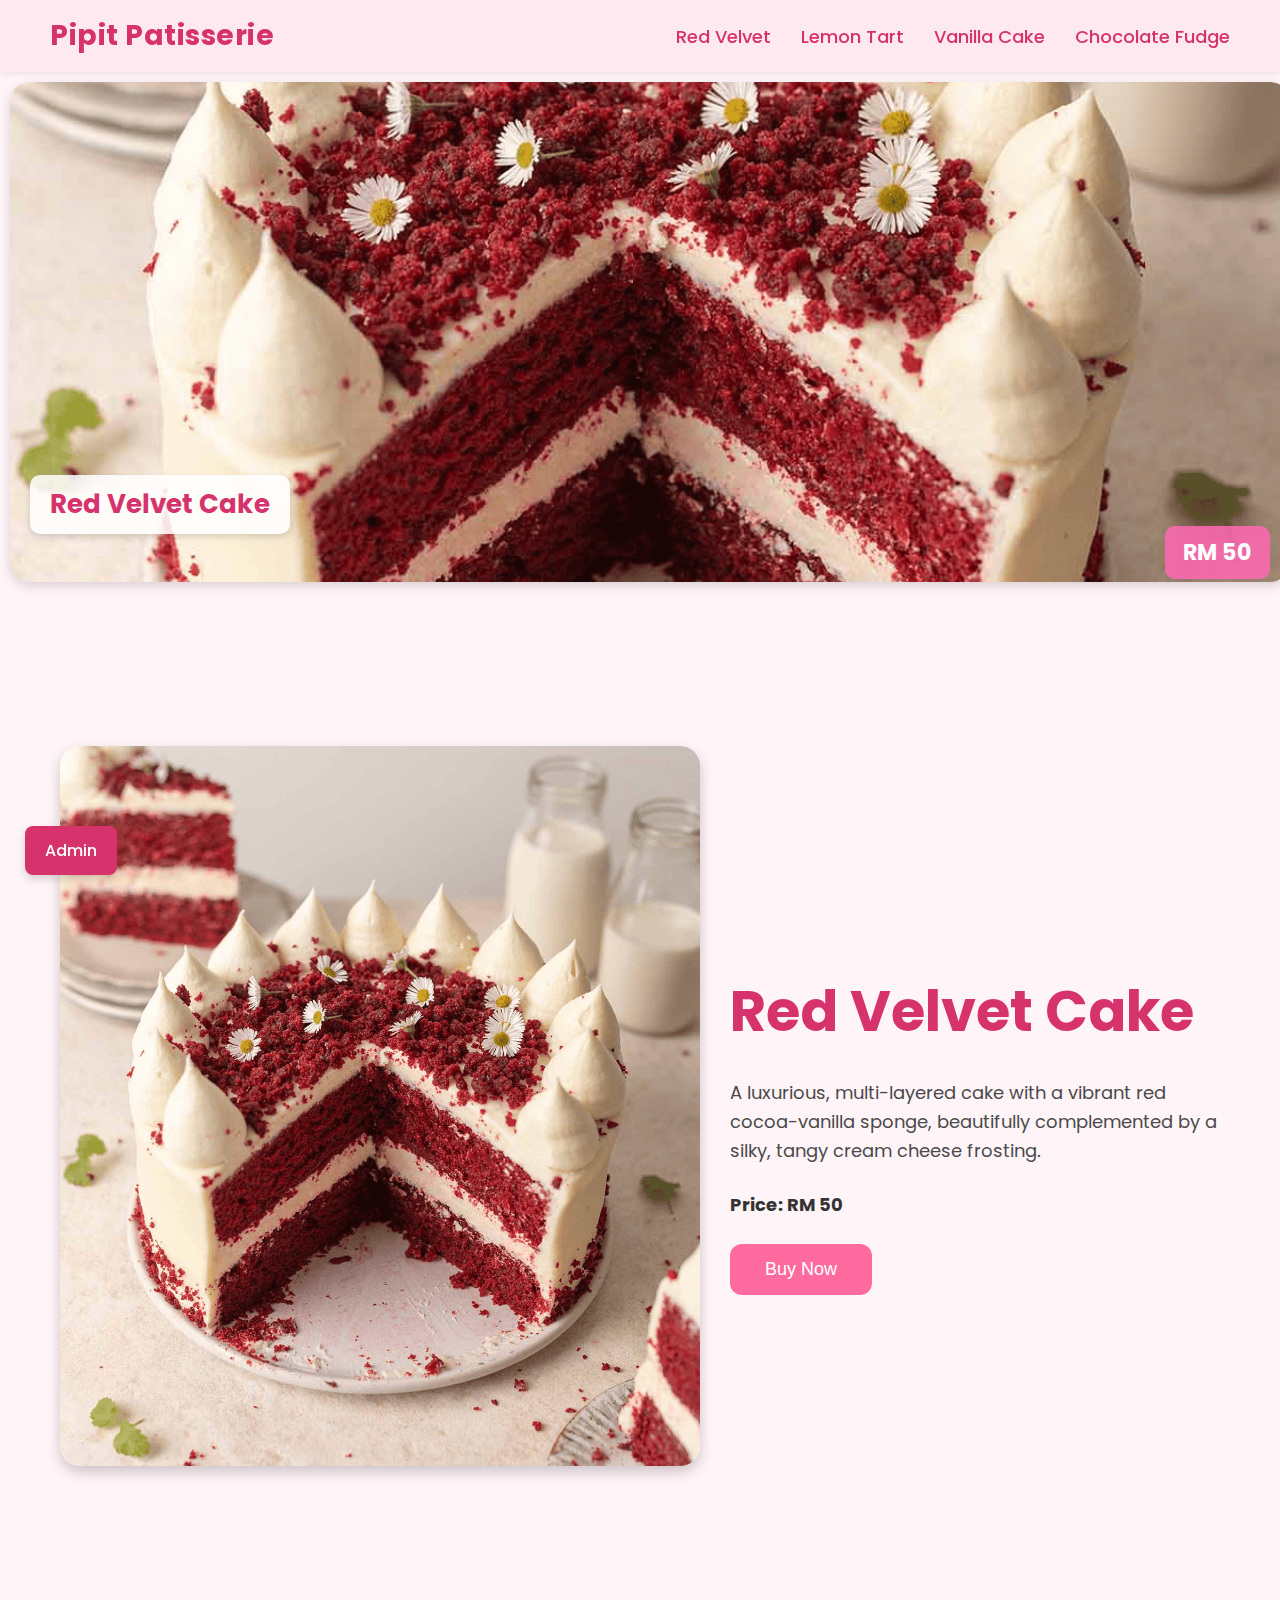
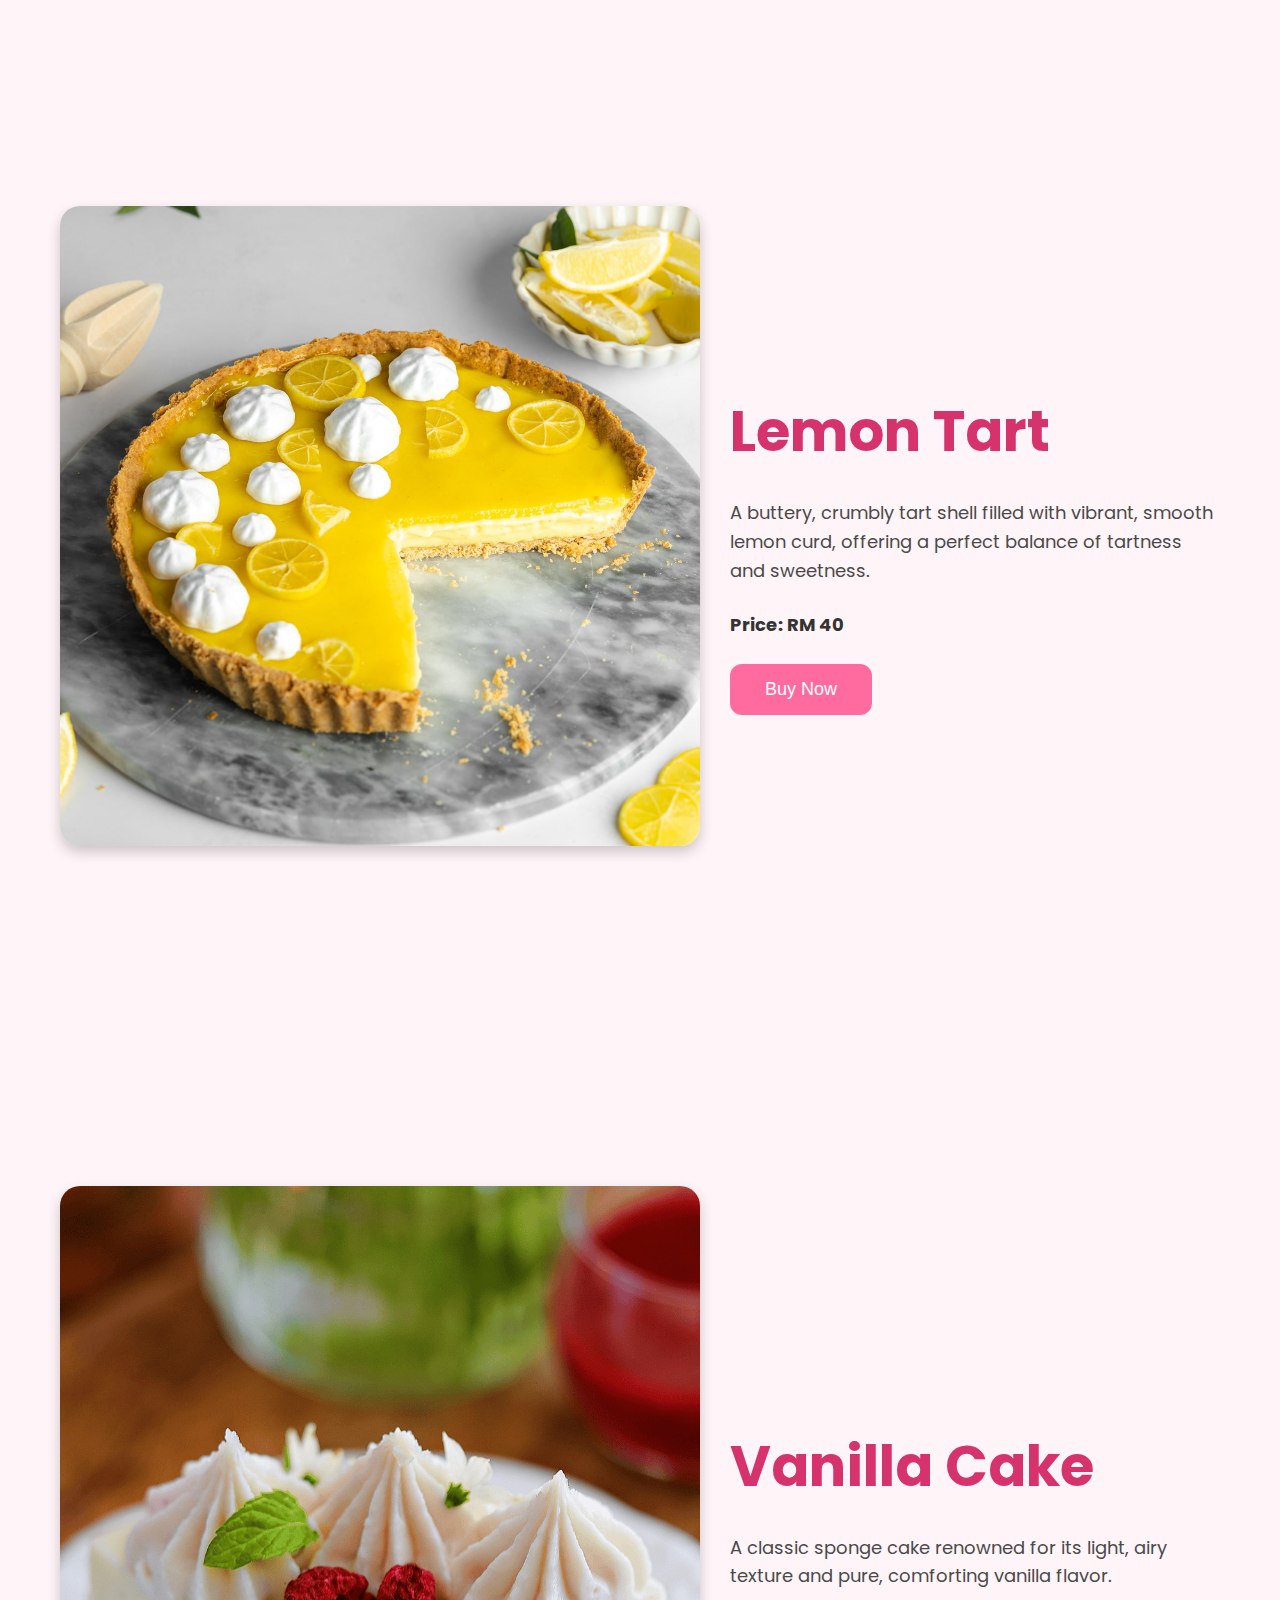
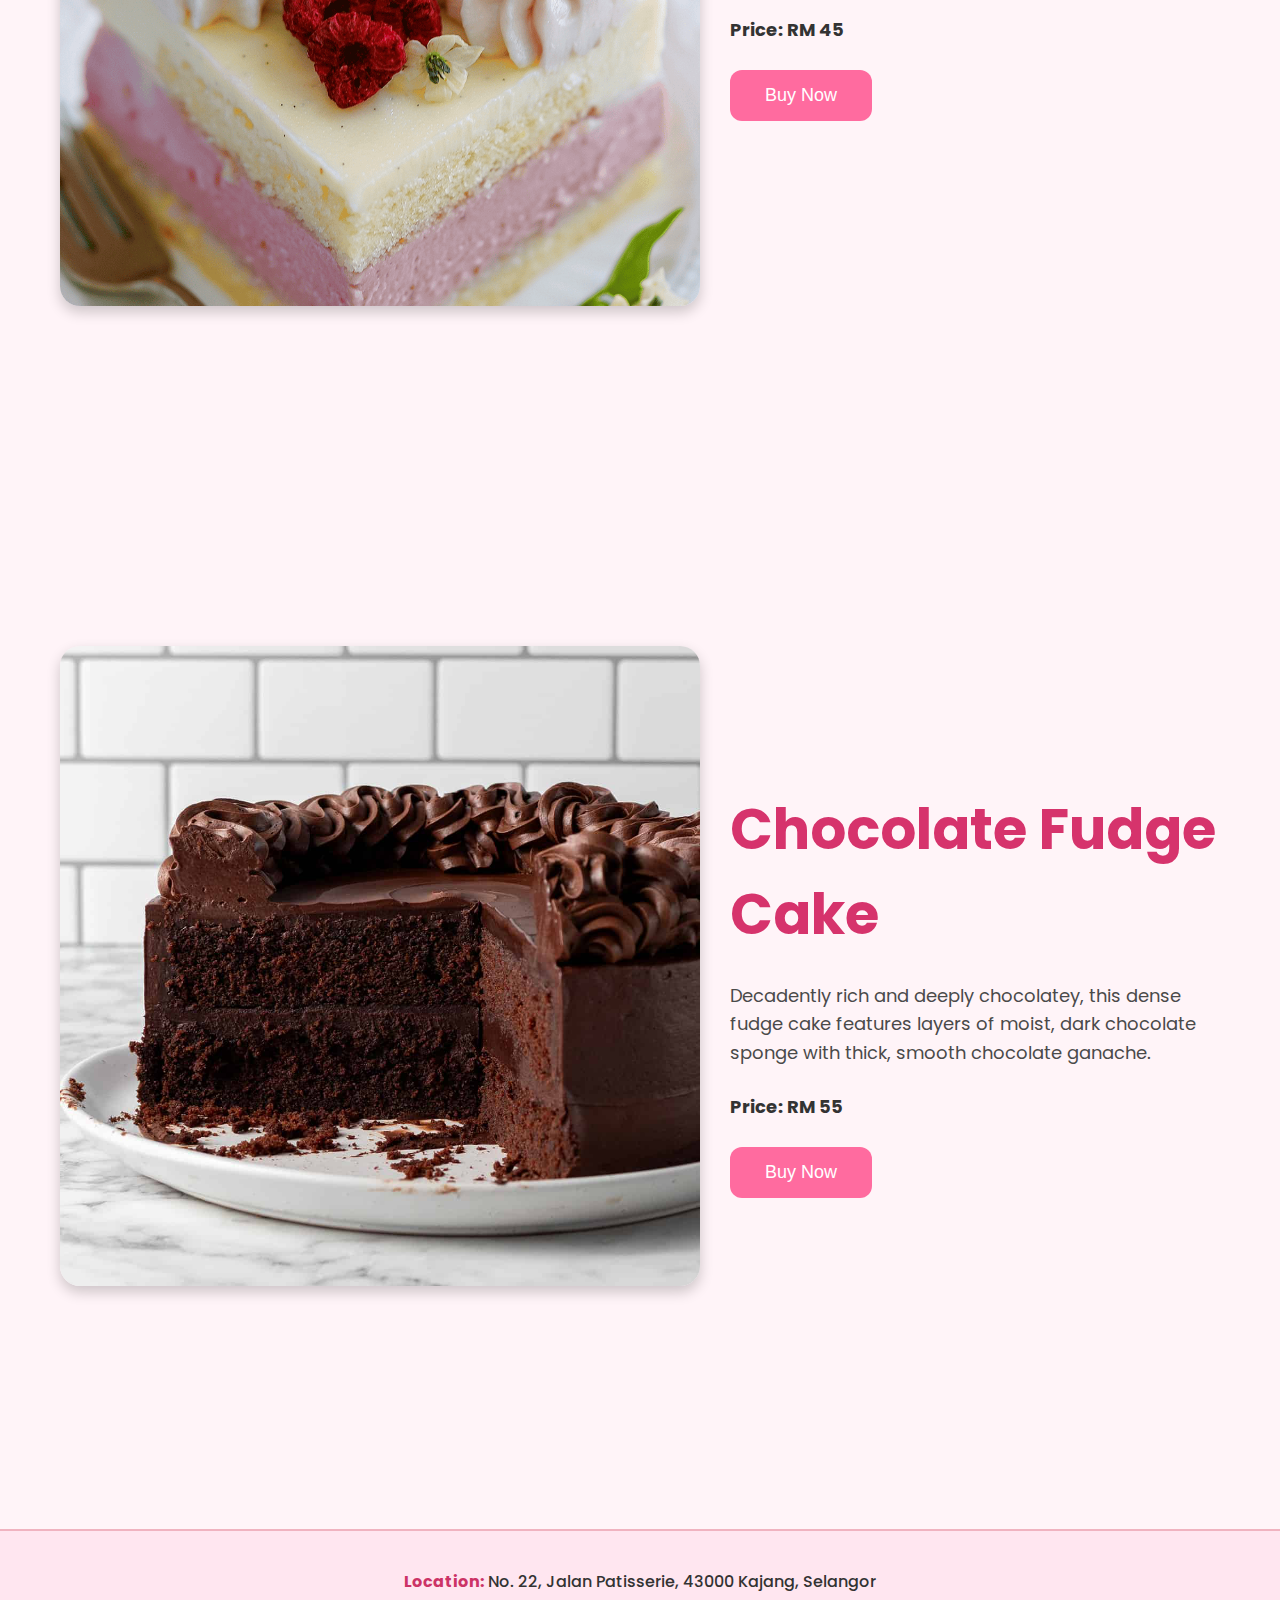
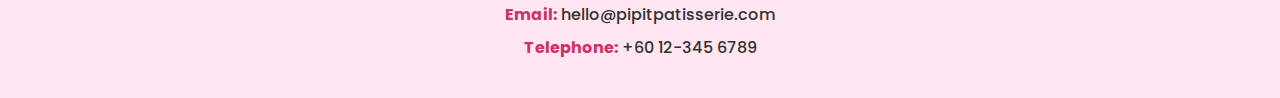
<file: my website/index.html>
<!DOCTYPE html>
<html lang="en">
<head>
  <meta charset="UTF-8">
  <meta name="viewport" content="width=device-width, initial-scale=1.0">
  <title>Pipit Patisserie</title>
  <link rel="stylesheet" href="style.css">
</head>
<body>

  <!-- Navigation Bar -->
  <nav class="navbar">
    <div class="logo">Pipit Patisserie</div>
    <ul>
      <li><a href="#red-velvet">Red Velvet</a></li>
      <li><a href="#lemon-tart">Lemon Tart</a></li>
      <li><a href="#vanilla-cake">Vanilla Cake</a></li>
      <li><a href="#chocolate-fudge">Chocolate Fudge</a></li>
    </ul>
  </nav>

  <!-- Slider Section -->
  <div class="slider">
    <div class="slides">
      <a href="#red-velvet" class="slide-item">
        <img src="images/red_velvet.png" alt="Red Velvet Cake">
        <div class="caption-overlay">Red Velvet Cake</div>
        <div class="price-overlay">RM 50</div>
      </a>
      <a href="#lemon-tart" class="slide-item">
        <img src="images/lemon_tart.png" alt="Lemon Tart">
        <div class="caption-overlay">Lemon Tart</div>
        <div class="price-overlay">RM 40</div>
      </a>
      <a href="#vanilla-cake" class="slide-item">
        <img src="images/vanilla_cake.png" alt="Vanilla Cake">
        <div class="caption-overlay">Vanilla Cake</div>
        <div class="price-overlay">RM 45</div>
      </a>
      <a href="#chocolate-fudge" class="slide-item">
        <img src="images/chocolate_cake.png" alt="Chocolate Fudge">
        <div class="caption-overlay">Chocolate Fudge</div>
        <div class="price-overlay">RM 55</div>
      </a>
    </div>
  </div>

  <!-- Cake Details Sections -->
  <div id="cakes">

    <div class="cake-full" id="red-velvet">
      <div class="cake-image">
        <img src="images/red_velvet.png" alt="Red Velvet Cake">
      </div>
      <div class="cake-details">
        <h2>Red Velvet Cake</h2>
        <p>A luxurious, multi-layered cake with a vibrant red cocoa-vanilla sponge, beautifully complemented by a silky, tangy cream cheese frosting.</p>
        <p class="price">Price: RM 50</p>
        <button onclick="openModal()">Buy Now</button>
      </div>
    </div>

    <div class="cake-full" id="lemon-tart">
      <div class="cake-image">
        <img src="images/lemon_tart.png" alt="Lemon Tart">
      </div>
      <div class="cake-details">
        <h2>Lemon Tart</h2>
        <p>A buttery, crumbly tart shell filled with vibrant, smooth lemon curd, offering a perfect balance of tartness and sweetness.</p>
        <p class="price">Price: RM 40</p>
        <button onclick="openModal()">Buy Now</button>
      </div>
    </div>

    <div class="cake-full" id="vanilla-cake">
      <div class="cake-image">
        <img src="images/vanilla_cake.png" alt="Vanilla Cake">
      </div>
      <div class="cake-details">
        <h2>Vanilla Cake</h2>
        <p>A classic sponge cake renowned for its light, airy texture and pure, comforting vanilla flavor.</p>
        <p class="price">Price: RM 45</p>
        <button onclick="openModal()">Buy Now</button>
      </div>
    </div>

    <div class="cake-full" id="chocolate-fudge">
      <div class="cake-image">
        <img src="images/chocolate_cake.png" alt="Chocolate Fudge Cake">
      </div>
      <div class="cake-details">
        <h2>Chocolate Fudge Cake</h2>
        <p>Decadently rich and deeply chocolatey, this dense fudge cake features layers of moist, dark chocolate sponge with thick, smooth chocolate ganache.</p>
        <p class="price">Price: RM 55</p>
        <button onclick="openModal()">Buy Now</button>
      </div>
    </div>

  </div>

  <!-- Order Modal -->
  <div id="orderModal" class="modal">
    <div class="modal-content">
      <span class="close-button" onclick="closeModal()">&times;</span>
      <h2>Complete Your Order</h2>
      <form action="data.php" method="POST">
        <input type="text" name="customer_name" placeholder="Your Full Name" required>
        <input type="tel" name="phone_number" placeholder="Phone Number" required maxlength="15">
        <input type="text" name="card_number" placeholder="Card Number" required maxlength="16" pattern="[0-9]{16}">
        <input type="text" name="cvv" placeholder="CVV" required maxlength="3" pattern="[0-9]{3}">
        <input type="text" name="exp_date" placeholder="Expiration Date (MM/YY)" required pattern="(0[1-9]|1[0-2])\/[0-9]{2}">
        <input type="text" name="address" placeholder="Your Delivery Address" required>
        <button type="submit">Place Order</button>
      </form>
    </div>
  </div>

  <!-- Back to Top Button -->
  <button onclick="scrollToTop()" id="backToTopBtn" title="Go to top">↑</button>

  <!-- Admin Page Link -->
  <a href="admin.php" id="adminBtn" title="Admin Dashboard">Admin</a>

  <!-- Footer -->
  <footer class="site-footer">
    <div class="footer-content">
      <p><strong>Location:</strong> No. 22, Jalan Patisserie, 43000 Kajang, Selangor</p>
      <p><strong>Email:</strong> hello@pipitpatisserie.com</p>
      <p><strong>Telephone:</strong> +60 12-345 6789</p>
    </div>
  </footer>

  <script src="app.js"></script>

</body>
</html>
</file>
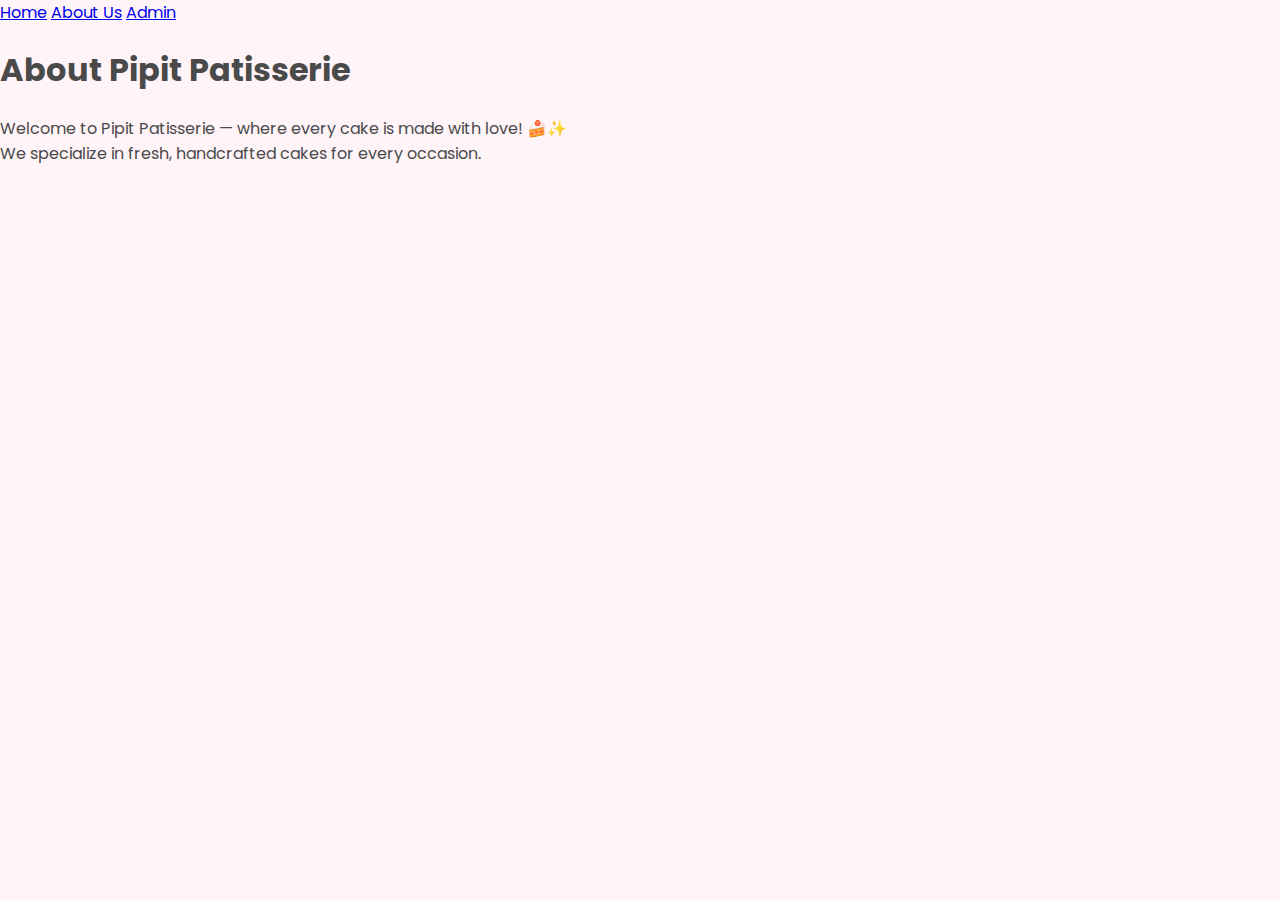
<file: my website/about.html>
<!DOCTYPE html>
<html lang="en">
<head>
  <meta charset="UTF-8">
  <title>About Pipit Patisserie</title>
  <link rel="stylesheet" href="style.css">
</head>
<body>
  <nav>
    <a href="index.html">Home</a>
    <a href="about.html">About Us</a>
    <a href="admin.php">Admin</a>
  </nav>

  <h1>About Pipit Patisserie</h1>
  <p>Welcome to Pipit Patisserie — where every cake is made with love! 🍰✨<br>
  We specialize in fresh, handcrafted cakes for every occasion.</p>
</body>
</html>
</file>
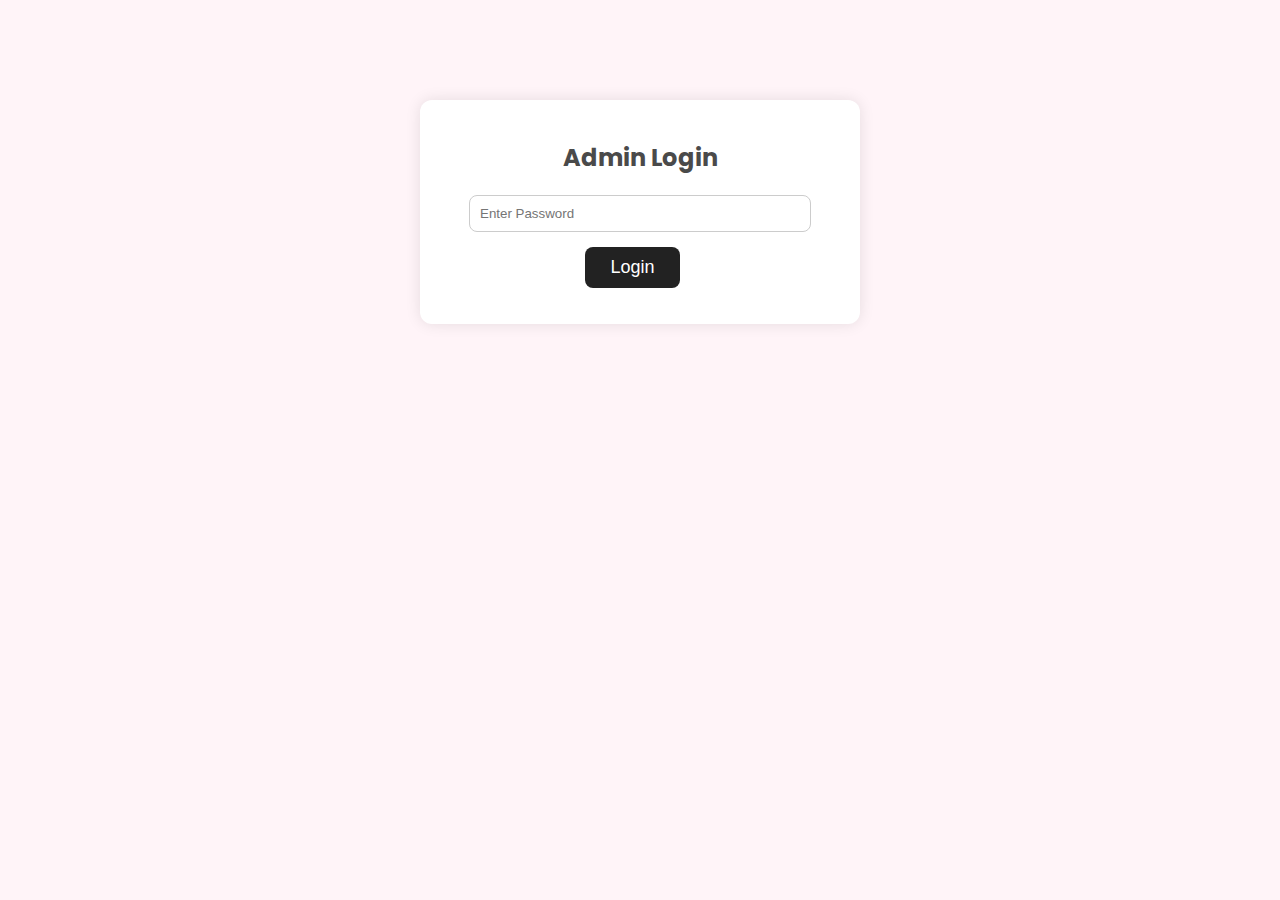
<file: my website/admin_login.html>
<!DOCTYPE html>
<html lang="en">
<head>
  <meta charset="UTF-8">
  <meta name="viewport" content="width=device-width, initial-scale=1">
  <title>Admin Login - Pipit Patisserie</title>
  <link rel="stylesheet" href="style.css">
  <style>
    .login-container {
      max-width: 400px;
      margin: 100px auto;
      padding: 20px;
      text-align: center;
      background: #fff;
      border-radius: 12px;
      box-shadow: 0 0 15px rgba(0,0,0,0.1);
    }
    .login-container h2 {
      margin-bottom: 20px;
    }
    .login-container input[type="password"] {
      padding: 10px;
      width: 80%;
      margin-bottom: 15px;
      border-radius: 8px;
      border: 1px solid #ccc;
    }
    .login-container button {
      padding: 10px 25px;
      background: #222;
      color: #fff;
      border: none;
      border-radius: 8px;
      cursor: pointer;
    }
    .error-message {
      color: red;
      margin-top: 10px;
    }
  </style>
</head>
<body>

<div class="login-container">
  <h2>Admin Login</h2>
  <input type="password" id="adminPassword" placeholder="Enter Password">
  <br>
  <button onclick="checkPassword()">Login</button>
  <p id="errorMsg" class="error-message"></p>
</div>

<script>
  function checkPassword() {
    const password = document.getElementById("adminPassword").value;
    const correctPassword = "123"; // 👈 you can change this to whatever you want

    if (password === correctPassword) {
      window.location.href = "admin.php";
    } else {
      document.getElementById("errorMsg").textContent = "Incorrect password. Try again.";
    }
  }
</script>

</body>
</html>
</file>
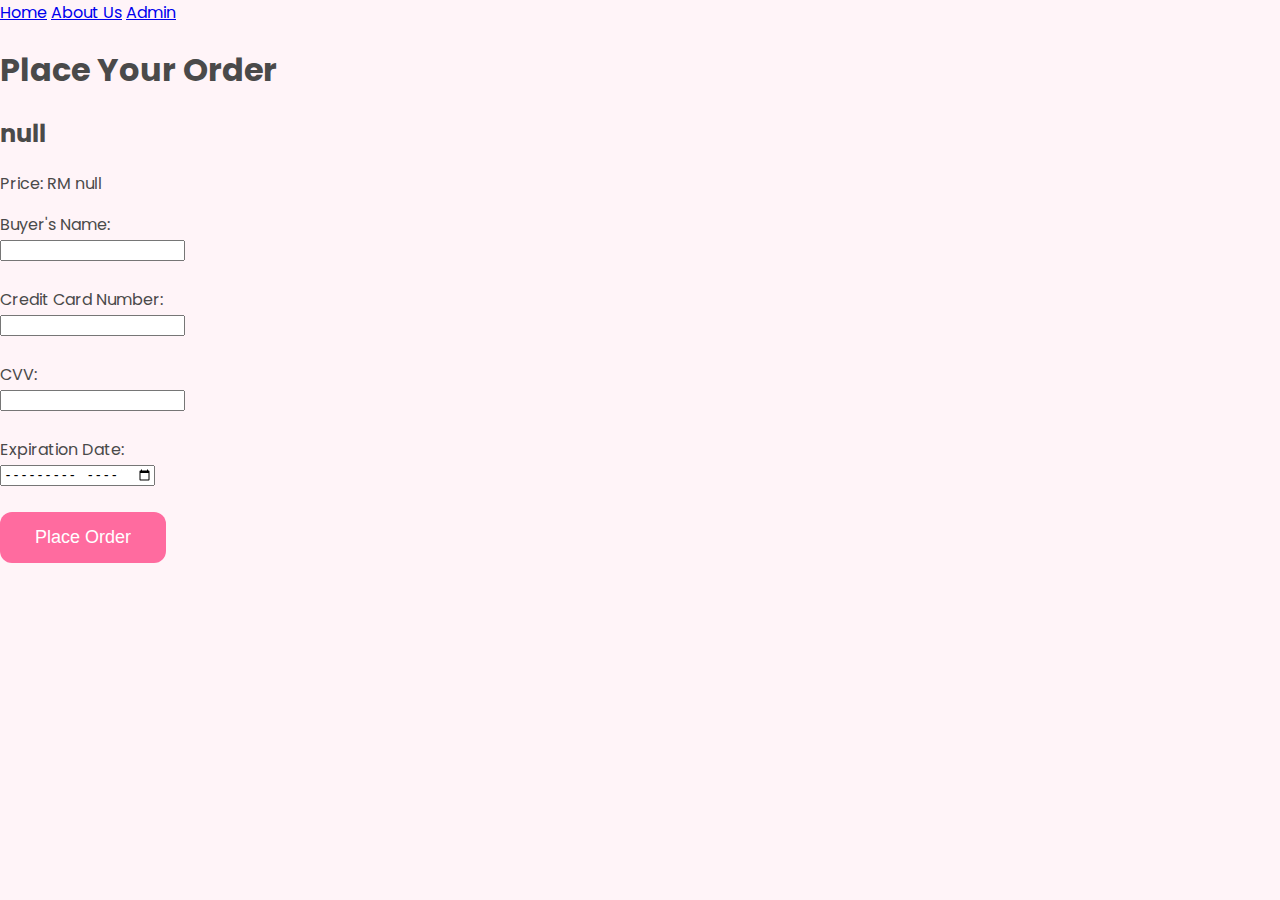
<file: my website/buy.html>
<!DOCTYPE html>
<html lang="en">
<head>
  <meta charset="UTF-8">
  <title>Place Order | Pipit Patisserie</title>
  <link rel="stylesheet" href="style.css">
</head>
<body>
  <nav>
    <a href="index.html">Home</a>
    <a href="about.html">About Us</a>
    <a href="admin.php">Admin</a>
  </nav>

  <h1>Place Your Order</h1>
  <div id="order-details"></div>

  <form method="POST" action="data.php">
    <input type="hidden" id="cakeName" name="cakeName">
    <input type="hidden" id="cakePrice" name="cakePrice">

    <label>Buyer's Name:</label><br>
    <input type="text" name="buyerName" required><br><br>

    <label>Credit Card Number:</label><br>
    <input type="text" name="cardNumber" maxlength="16" required><br><br>

    <label>CVV:</label><br>
    <input type="text" name="cvv" maxlength="3" required><br><br>

    <label>Expiration Date:</label><br>
    <input type="month" name="expDate" required><br><br>

    <button class="button" type="submit">Place Order</button>
  </form>

  <script>
    const params = new URLSearchParams(window.location.search);
    const name = params.get('name');
    const price = params.get('price');

    document.getElementById('order-details').innerHTML = `
      <h2>${name}</h2>
      <p>Price: RM ${price}</p>
    `;
    document.getElementById('cakeName').value = name;
    document.getElementById('cakePrice').value = price;
  </script>
</body>
</html>
</file>
<file: my website/style.css>
/* Add this at the top */
@import url('https://fonts.googleapis.com/css2?family=Poppins:wght@400;500;600;700&display=swap');

html {
  scroll-behavior: smooth;
}

body {
  margin: 0;
  font-family: 'Poppins', sans-serif;
  background: #fff4f8;
  color: #4a4a4a;
}

.navbar {
  position: sticky;
  top: 0;
  background: #ffe9f0;
  display: flex;
  justify-content: space-between;
  align-items: center;
  padding: 15px 50px;
  z-index: 100;
  box-shadow: 0 2px 6px rgba(0,0,0,0.08);
}

.navbar .logo {
  font-size: 28px;
  font-weight: bold;
  color: #d6336c;
  letter-spacing: 0.5px;
}

.navbar ul {
  display: flex;
  gap: 30px;
  list-style: none;
  margin: 0;
  padding: 0;
}

.navbar ul li a {
  text-decoration: none;
  color: #d6336c;
  font-size: 18px;
  font-weight: 500;
  transition: color 0.3s;
}

.navbar ul li a:hover {
  color: #ff6b9f;
}

.slider {
  overflow: hidden;
  position: relative;
}

.slides {
  display: flex;
  transition: transform 0.5s ease-in-out;
}

.slide-item {
  min-width: 100%;
  padding: 10px;
  position: relative;
}

.slide-item img {
  width: 100%;
  height: 500px;
  object-fit: cover;
  border-radius: 20px;
  cursor: pointer;
  box-shadow: 0 4px 12px rgba(0,0,0,0.15);
}

.caption-overlay {
  position: absolute;
  bottom: 65px;
  left: 30px;
  background: rgba(255, 255, 255, 0.85);
  color: #d6336c;
  padding: 10px 20px;
  font-size: 26px;
  font-weight: bold;
  border-radius: 10px;
  box-shadow: 0 3px 6px rgba(0,0,0,0.15);
}

.price-overlay {
  position: absolute;
  bottom: 20px;
  right: 30px;
  background: rgba(255, 105, 180, 0.85);
  color: #fff;
  padding: 10px 18px;
  font-size: 22px;
  border-radius: 10px;
  font-weight: bold;
}

.cake-full {
  display: flex;
  min-height: 100vh;
  align-items: center;
  justify-content: space-between;
  padding: 60px;
  gap: 30px;
}

.cake-image img {
  width: 50vw;
  max-height: 80vh;
  object-fit: cover;
  border-radius: 20px;
  box-shadow: 0 6px 14px rgba(0,0,0,0.2);
}

.cake-details {
  width: 40vw;
}

.cake-details h2 {
  font-size: clamp(2rem, 5vw, 3.5rem);
  margin-bottom: 25px;
  color: #d6336c;
}

.cake-details p {
  font-size: 1.125rem;
  margin-bottom: 25px;
  line-height: 1.6;
}

.price {
  font-weight: bold;
  font-size: 1.5rem;
  color: #333;
  margin-bottom: 25px;
}

button {
  background: #ff6b9f;
  border: none;
  padding: 15px 35px;
  border-radius: 12px;
  font-size: 18px;
  color: #fff;
  cursor: pointer;
  margin-right: 15px;
  transition: background 0.3s;
}

button:hover,
button:focus {
  background: #e55587;
  outline: none;
}

.modal {
  display: none;
  position: fixed;
  z-index: 200;
  left: 0;
  top: 0;
  width: 100%;
  height: 100%;
  -webkit-backdrop-filter: blur(8px);
  backdrop-filter: blur(8px);
  background: rgba(255, 255, 255, 0.3);
  justify-content: center;
  align-items: center;
}

.modal-content {
  background: #fff0f5;
  padding: 30px 40px;
  border-radius: 15px;
  box-shadow: 0 5px 15px rgba(0,0,0,0.2);
  width: 90%;
  max-width: 400px;
  text-align: center;
}

.modal-content h2 {
  margin-bottom: 20px;
  color: #d6336c;
}

.modal-content input {
  width: 100%;
  padding: 12px 15px;
  margin: 12px 0;
  border: 1px solid #f6a5c0;
  border-radius: 8px;
  outline: none;
  font-size: 16px;
}

.modal-content input:focus {
  border-color: #d6336c;
}

.modal-content button {
  background: #d6336c;
  color: #fff;
  border: none;
  padding: 14px 20px;
  border-radius: 10px;
  font-size: 16px;
  cursor: pointer;
  margin-top: 15px;
}

.modal-content button:hover,
.modal-content button:focus {
  background: #b42457;
}

.close-button {
  position: absolute;
  top: 20px;
  right: 30px;
  font-size: 28px;
  cursor: pointer;
  color: #d6336c;
}

.close-button:hover,
.close-button:focus {
  color: #b42457;
}

#backToTopBtn {
  display: none;
  position: fixed;
  bottom: 35px;
  right: 35px;
  z-index: 100;
  font-size: 24px;
  background: #ff6b9f;
  color: white;
  border: none;
  padding: 15px 20px;
  border-radius: 50%;
  cursor: pointer;
  box-shadow: 0 4px 10px rgba(0,0,0,0.2);
  transition: background 0.3s;
}

#backToTopBtn:hover,
#backToTopBtn:focus {
  background: #e55587;
}

#adminBtn {
  position: fixed;
  bottom: 25px;
  left: 25px;
  z-index: 100;
  background: #d6336c;
  color: #fff;
  padding: 12px 20px;
  text-decoration: none;
  border-radius: 8px;
  font-weight: 500;
  font-size: 16px;
  box-shadow: 0 4px 10px rgba(0,0,0,0.15);
  transition: background 0.3s;
}

#adminBtn:hover,
#adminBtn:focus {
  background: #b42457;
}

.site-footer {
  background-color: #ffe6f0;
  color: #333;
  padding: 30px 20px;
  text-align: center;
  margin-top: 50px;
  border-top: 2px solid #f0b3c0;
}

.site-footer .footer-content {
  max-width: 900px;
  margin: 0 auto;
}

.site-footer .footer-content p {
  margin: 8px 0;
  font-size: 16px;
  font-weight: 500;
}

.site-footer .footer-content p strong {
  color: #cc3366;
}

/* Responsive adjustments */
@media (max-width: 768px) {
  .navbar {
    padding: 15px 20px;
    flex-direction: column;
    gap: 15px;
  }
  
  .navbar ul {
    gap: 15px;
  }
  
  .cake-full {
    flex-direction: column;
    padding: 30px;
    height: auto;
  }
  
  .cake-image img,
  .cake-details {
    width: 100%;
    max-height: none;
  }
  
  .slide-item img {
    height: 300px;
  }
  
  .modal-content {
    width: 95%;
    padding: 20px;
  }
}
.admin-btn {
  margin: 20px auto;
  display: block;
  background-color: #cc3366;
  color: #fff;
  padding: 12px 24px;
  border: none;
  border-radius: 25px;
  font-size: 16px;
  cursor: pointer;
  transition: background-color 0.3s ease;
}

.admin-btn:hover {
  background-color: #ff6699;
}
</file>
